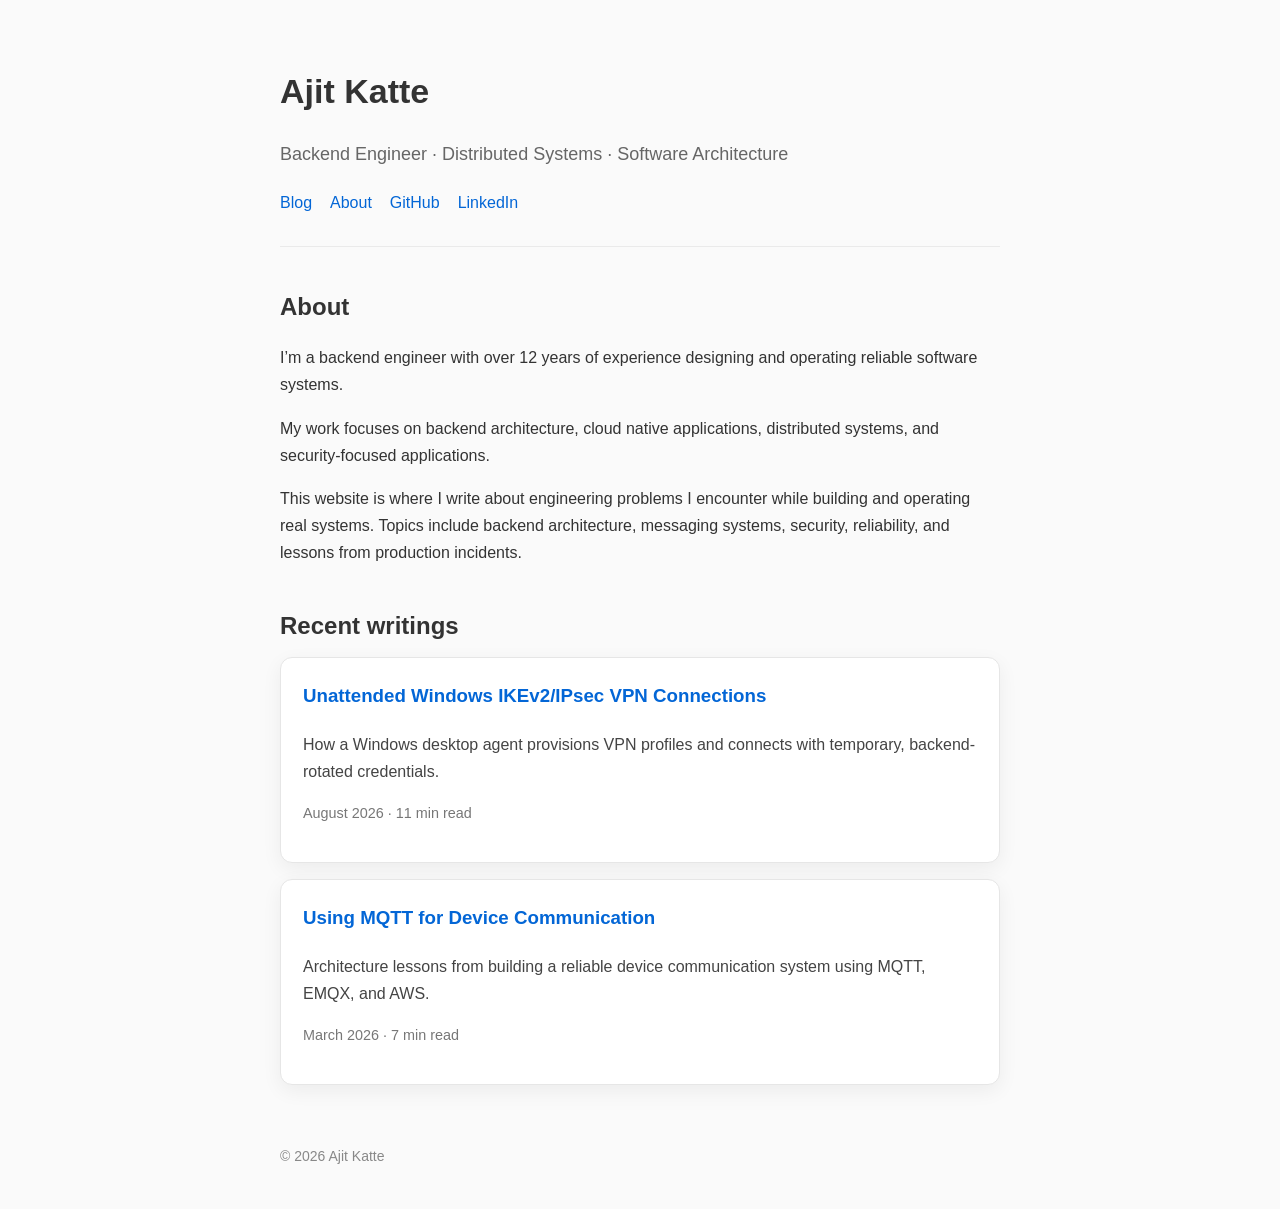
<file: index.html>
<!DOCTYPE html>
<html lang="en">

<head>

    <meta charset="UTF-8">
    <meta name="viewport" content="width=device-width, initial-scale=1.0">
    <meta property="og:title" content="Ajit Katte – Backend Engineer">
    <meta property="og:description"
        content="Backend engineer writing about distributed systems, architecture, and real-world engineering problems.">
    <meta property="og:type" content="website">
    <meta property="og:url" content="https://ajitkatte.github.io">

    <title>Ajit Katte</title>
    <link rel="stylesheet" href="assets/style.css">
    <link rel="icon" href="assets/favicon.ico">

</head>

<body>

    <header>

        <h1>Ajit Katte</h1>

        <p class="subtitle">
            Backend Engineer · Distributed Systems · Software Architecture
        </p>

        <nav>

            <a href="blog/index.html">Blog</a>
            <a href="#about">About</a>
            <a href="https://github.com/ajitkatte" target="_blank" rel="noopener noreferrer">GitHub</a>
            <a href="https://linkedin.com/in/ajitkatte" target="_blank" rel="noopener noreferrer">LinkedIn</a>

        </nav>

    </header>

    <hr>

    <section id="about">

        <h2>About</h2>

        <p>
            I’m a backend engineer with over 12 years of experience designing and operating reliable software systems.
        </p>

        <p>
            My work focuses on backend architecture, cloud native applications, distributed systems, and
            security-focused applications.
        </p>

        <p>
            This website is where I write about engineering problems I encounter while building and operating real
            systems.
            Topics include backend architecture, messaging systems, security, reliability, and lessons from production
            incidents.
        </p>

    </section>

    <section class="blog-list">

        <h2>Recent writings</h2>

        <a href="blog/windows-ikev2-vpn.html" class="blog-card">

            <h3>
                Unattended Windows IKEv2/IPsec VPN Connections
            </h3>

            <p class="blog-summary">
                How a Windows desktop agent provisions VPN profiles and connects with temporary, backend-rotated credentials.
            </p>

            <p class="blog-meta">
                August 2026 · 11 min read
            </p>

        </a>

        <a href="blog/mqtt.html" class="blog-card">

            <h3>
                Using MQTT for Device Communication
            </h3>

            <p class="blog-summary">
                Architecture lessons from building a reliable device communication system using MQTT, EMQX, and AWS.
            </p>

            <p class="blog-meta">
                March 2026 · 7 min read
            </p>

        </a>

    </section>

    <footer>

        © 2026 Ajit Katte

    </footer>

</body>

</html>
</file>
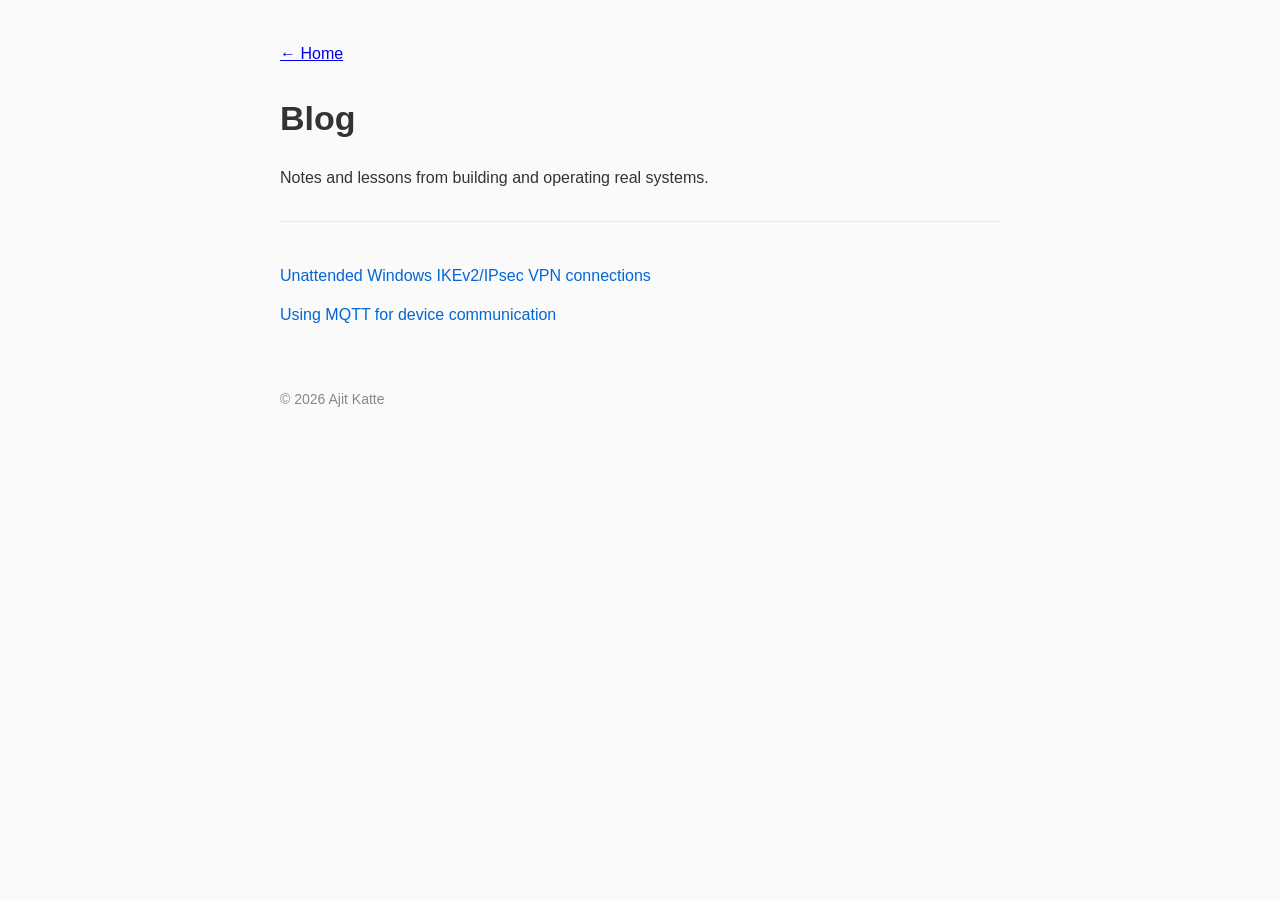
<file: blog/index.html>
<!DOCTYPE html>
<html lang="en">
<head>

<meta charset="UTF-8">
<meta name="viewport" content="width=device-width, initial-scale=1.0">

<title>Blog | Ajit Katte</title>

<meta property="og:title" content="Blog | Ajit Katte">
<meta property="og:description" content="Engineering notes and lessons from building backend systems, distributed architectures, and production platforms.">
<meta property="og:type" content="website">
<meta property="og:url" content="https://ajitkatte.github.io/blog/">
<link rel="stylesheet" href="../assets/style.css">
<link rel="icon" href="../assets/favicon.ico">

</head>

<body>

<header>

<a href="../index.html">← Home</a>

<h1>Blog</h1>

<p>Notes and lessons from building and operating real systems.</p>

</header>

<hr>

<section>

<div class="blog-post">
<a href="windows-ikev2-vpn.html">Unattended Windows IKEv2/IPsec VPN connections</a>
</div>

<div class="blog-post">
<a href="mqtt.html">Using MQTT for device communication</a>
</div>

</section>

<footer>

© 2026 Ajit Katte

</footer>

</body>
</html>
</file>
<file: assets/style.css>
body {
    font-family: -apple-system, BlinkMacSystemFont, "Segoe UI", Roboto, Helvetica, Arial, sans-serif;
    background: #fafafa;
    color: #333;
    max-width: 720px;
    margin: auto;
    padding: 40px 20px;
    line-height: 1.7;
}

header {
    margin-bottom: 30px;
}

h1 {
    margin-bottom: 6px;
    font-size: 34px;
}

.subtitle {
    color: #666;
    font-size: 18px;
}

nav {
    margin-top: 20px;
    display: flex;
    flex-wrap: wrap;
    gap: 18px;
}

nav a {
    text-decoration: none;
    color: #0366d6;
    font-weight: 500;
}

nav a:hover {
    text-decoration: underline;
}

section {
    margin-top: 50px;
}

h2 {
    margin-bottom: 10px;
}

.blog-post {
    margin-bottom: 12px;
}

.blog-post a {
    text-decoration: none;
    color: #0366d6;
    font-weight: 500;
}

.blog-post a:hover {
    text-decoration: underline;
}

footer {
    margin-top: 60px;
    font-size: 14px;
    color: #888;
}

hr {
    border: none;
    border-top: 1px solid #eee;
    margin: 40px 0;
}

/* mobile adjustments */

@media (max-width: 600px) {

    body {
        padding: 25px 15px;
    }

    h1 {
        font-size: 28px;
    }

    .subtitle {
        font-size: 16px;
    }

}

#toc {
  list-style: none;
  padding-left: 0;
}

#toc li {
  margin: 6px 0;
}

#toc a {
  text-decoration: none;
  color: #0366d6;
}

#toc a:hover {
  text-decoration: underline;
}

section {
  margin-top: 40px;
}

.blog-list {
  margin-top: 40px;
}

.blog-card {
  display: block;
  padding: 22px;
  margin-bottom: 16px;
  border-radius: 12px;
  border: 1px solid #e6e6e6;
  background: #ffffff;

  text-decoration: none;   /* removes underline */
  color: inherit;          /* keep text normal color */

  box-shadow: 0 6px 20px rgba(0,0,0,0.06);
  transition: all 0.2s ease;
}

.blog-card:hover {
  transform: translateY(-2px);
  box-shadow: 0 12px 32px rgba(0,0,0,0.12);
}

.blog-card h3 {
  color: #0366d6;
  margin-top: 0;
}

.blog-card:hover h3 {
  text-decoration: underline;
}

.blog-summary {
  color: #444;
}

.blog-meta {
  color: #777;
  font-size: 0.9rem;
  margin-top: 10px;
}

hr {
  border: none;
  border-top: 1px solid #eaeaea;
  margin: 30px 0;
}
</file>
